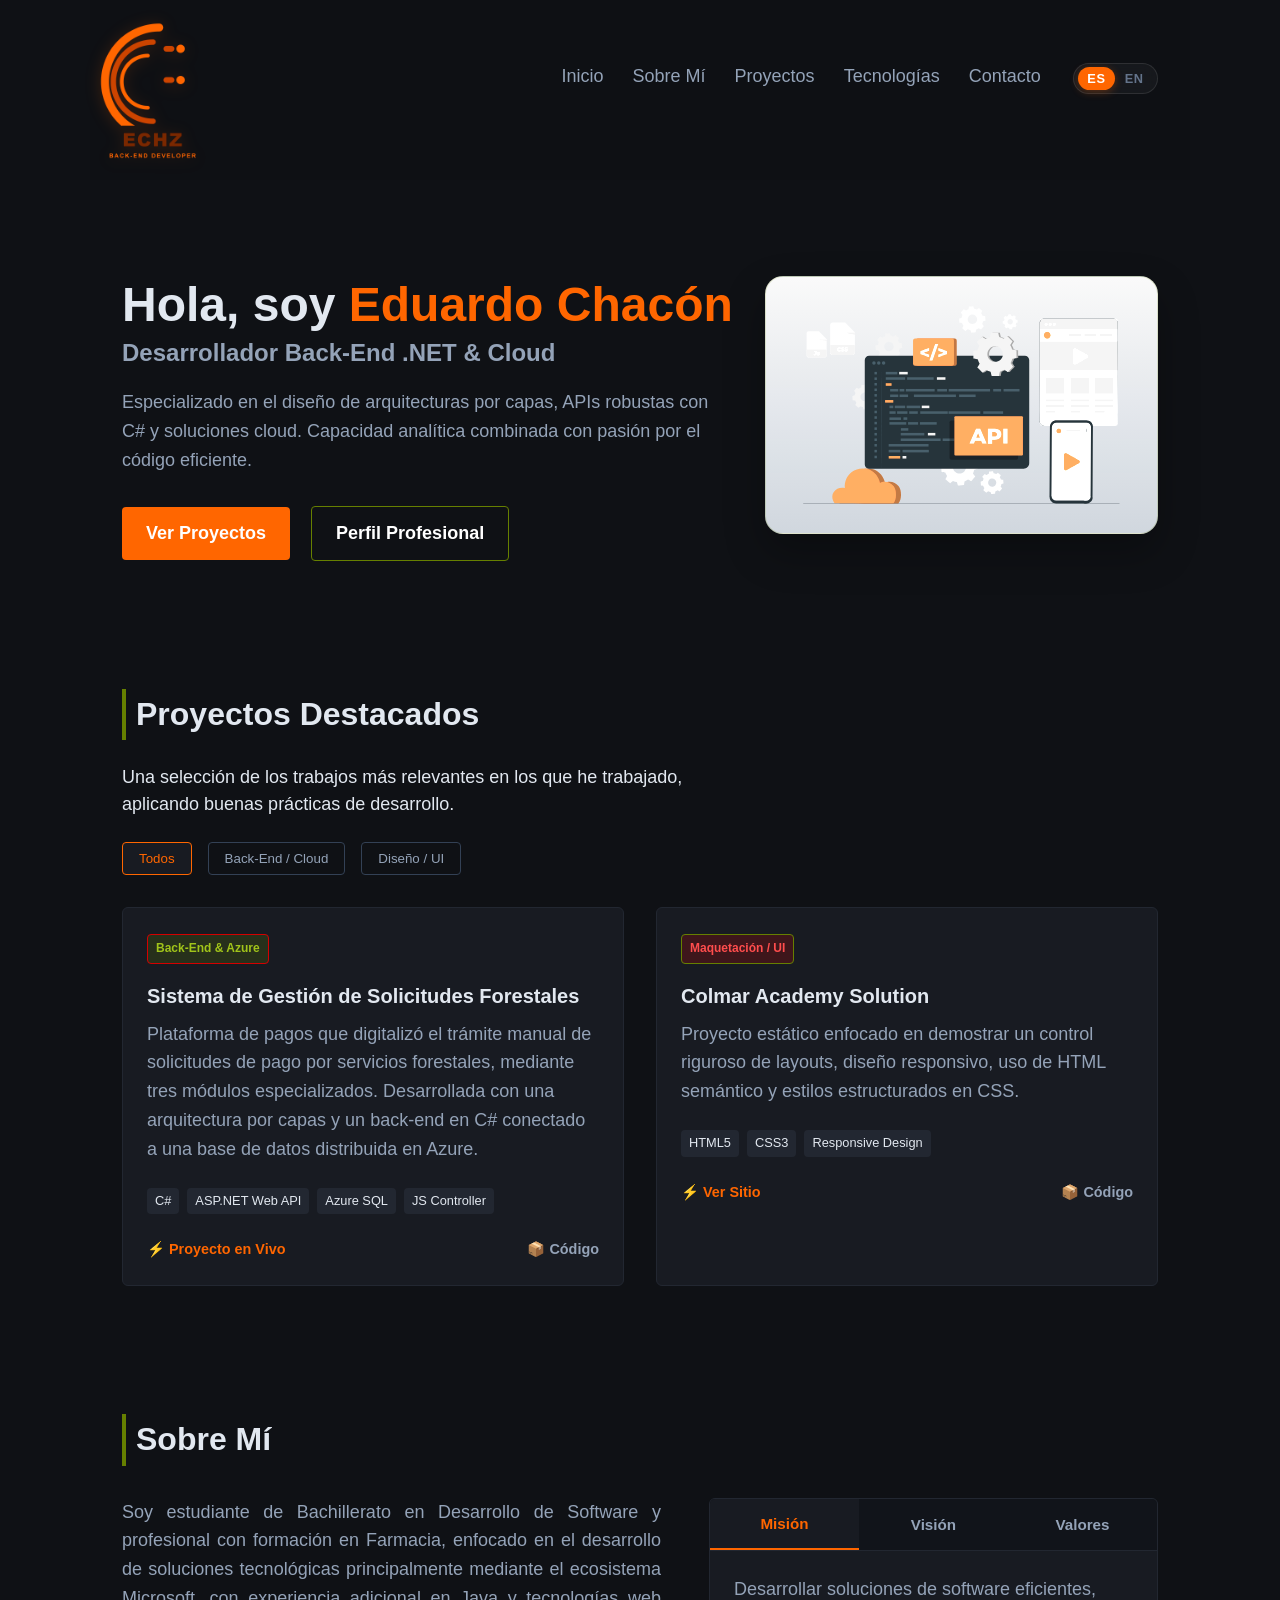
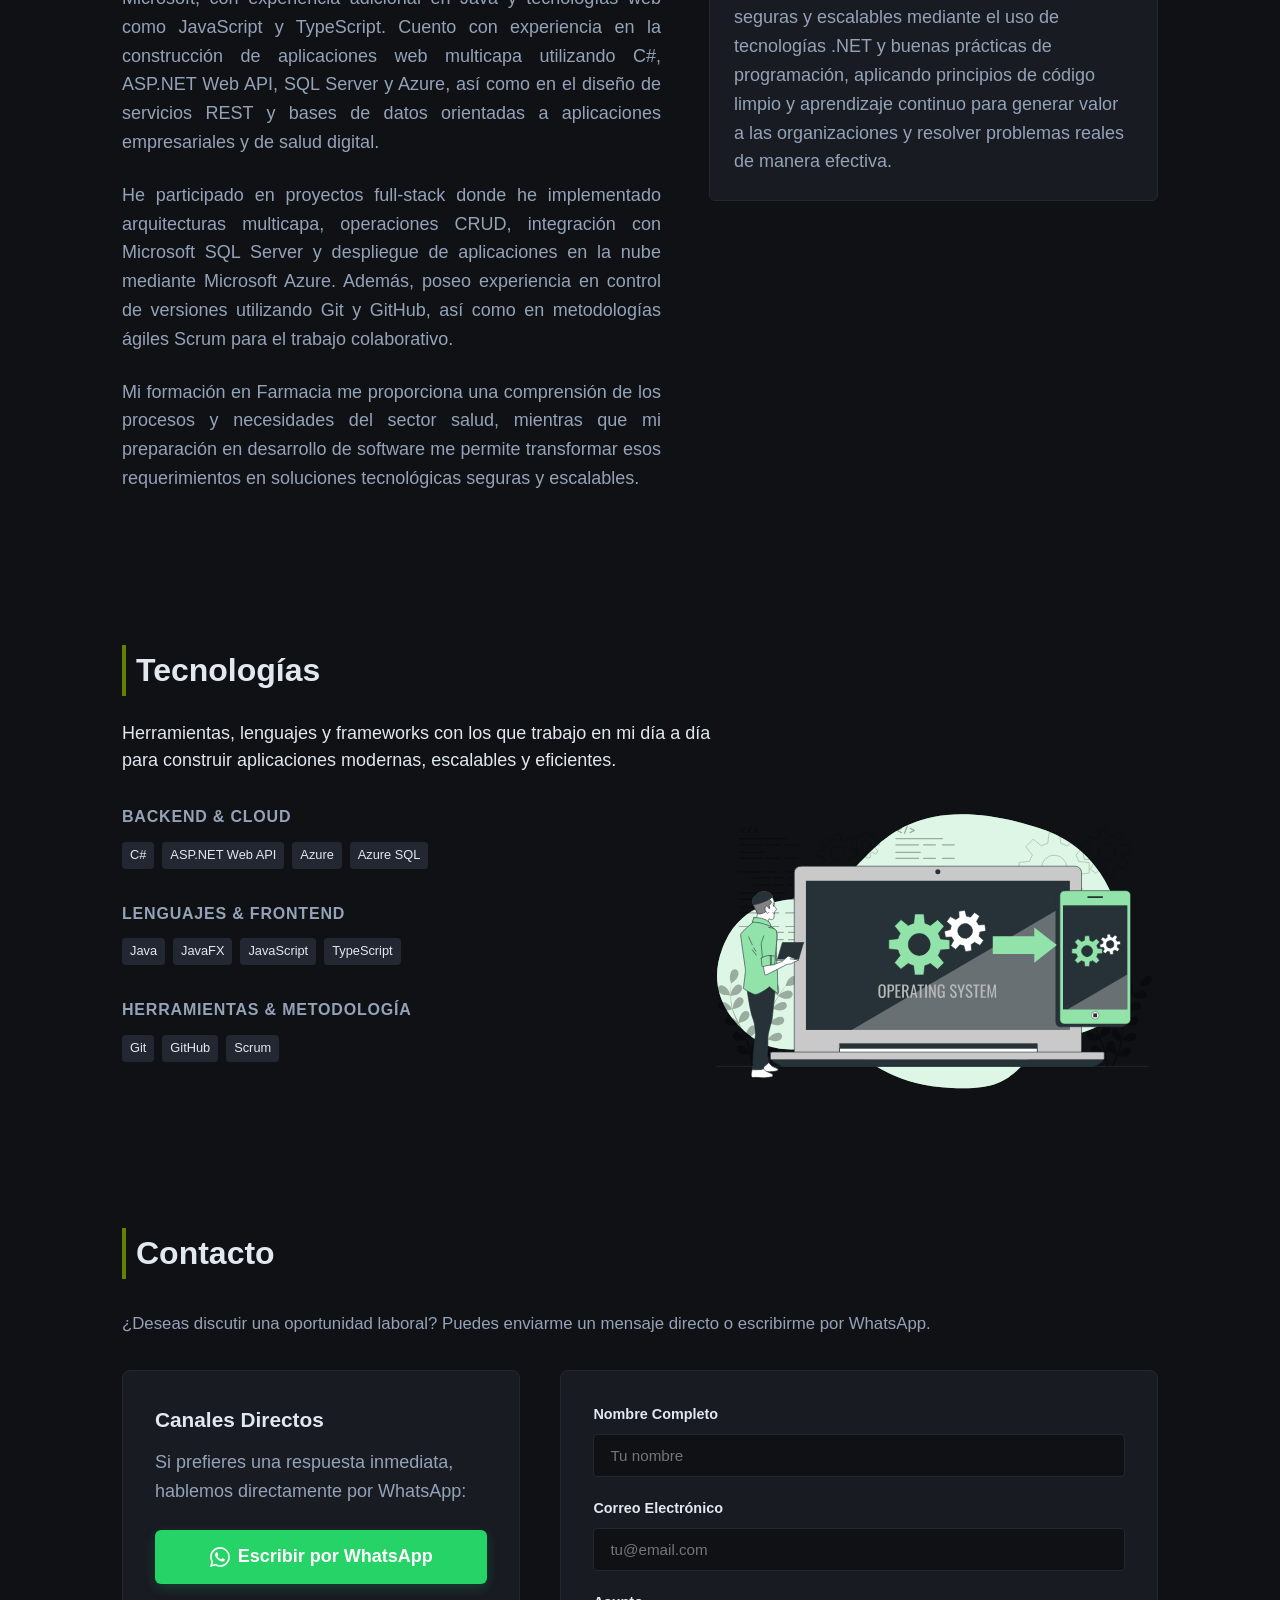
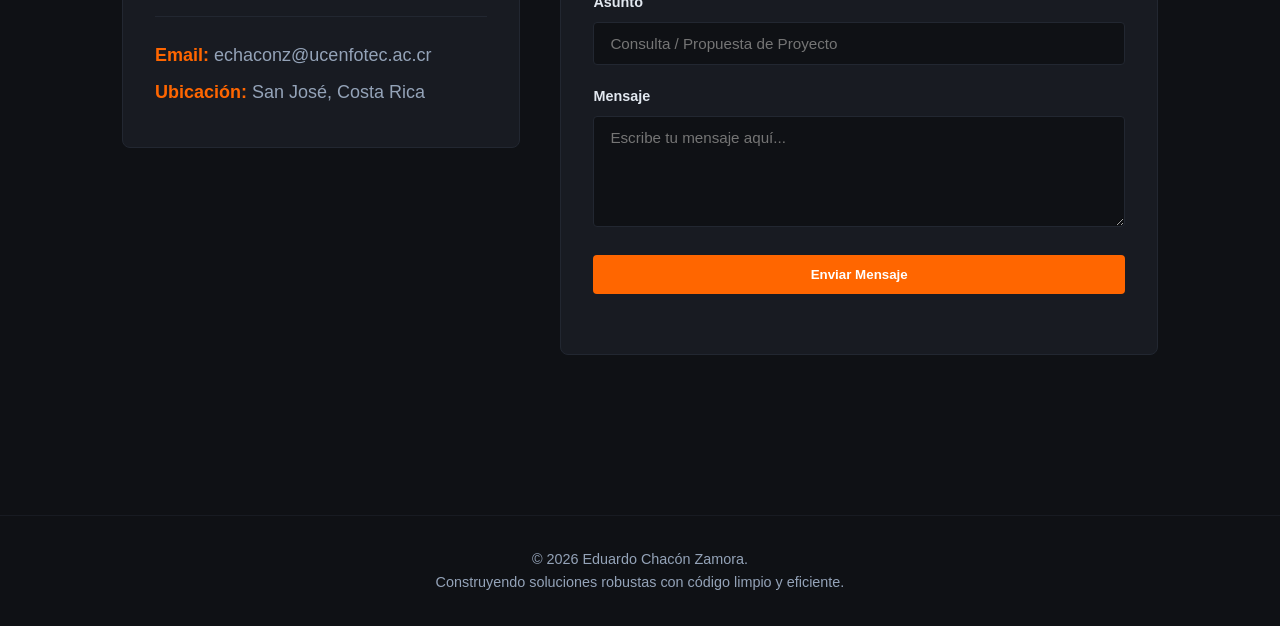
<file: index.html>
<!DOCTYPE html>
<html lang="es">

<head>
    <meta charset="UTF-8">
    <meta name="viewport" content="width=device-width, initial-scale=1.0">
    <title>Eduardo Chacón | Desarrollador Back-End .NET</title>
    <link rel="icon" type="image/png" href="recursos/imagenes/logo.png">

    <link rel="stylesheet" href="recursos/portafolio.css">
</head>

<body>

    <!-- Navegación Minimalista -->
    <header class="navbar">
        <div class="logo">
            <img src="recursos/imagenes/logo.png" alt="Logo de Eduardo Chacon" class="nav-logo">
        </div>
        <nav>
            <a href="#" data-i18n="nav-home">Inicio</a>
            <a href="#about" data-i18n="nav-about">Sobre Mí</a>
            <a href="#projects" data-i18n="nav-projects">Proyectos</a>
            <a href="#stack" data-i18n="nav-stack">Tecnologías</a>
            <a href="#contact" data-i18n="nav-contact">Contacto</a>

        </nav>
        <div class="lang-switch">
            <button id="lang-es" class="lang-btn active">ES</button>
            <span class="lang-divider">|</span>
            <button id="lang-en" class="lang-btn">EN</button>
        </div>
    </header>

    <main class="container">
        <!-- Hero Section -->
        <section class="hero">
            <div class="hero-content">
                <h1><span data-i18n="hero-greeting">Hola, soy</span> <span class="text-primary">Eduardo Chacón</span>
                </h1>
                <h2 data-i18n="hero-role">Desarrollador Back-End .NET & Cloud</h2>
                <p data-i18n="hero-description">Especializado en el diseño de arquitecturas por capas, APIs robustas con
                    C# y soluciones cloud. Capacidad analítica combinada con pasión por el código eficiente.</p>
                <div class="cta-buttons">
                    <a href="#projects" class="btn btn-primary" data-i18n="btn-projects">Ver Proyectos</a>
                    <a href="#" id="btnContacto" class="btn btn-secondary" data-i18n="btn-contact">Perfil
                        Profesional</a>
                </div>
                <div id="infoContacto" class="contact-dropdown">
                    <p><strong>Email:</strong> <a href="mailto:echaconz@ucenfotec.ac.cr">echaconz@ucenfotec.ac.cr</a>
                    </p>
                    <p><strong data-i18n="lbl-phone">Teléfono:</strong> +506 8770-3249</p>
                    <p><strong>LinkedIn:</strong> <a
                            href="https://www.linkedin.com/in/eduardo-chac%C3%B3n-zamora-07230b155/" target="_blank"
                            data-i18n="view-profile">Ver perfil</a></p>
                    <p><strong>GitHub:</strong> <a href="https://github.com/Edu4593/" target="_blank"
                            data-i18n="view-profile">Ver perfil</a></p>
                    <div class="cv-download-wrapper">
                        <a href="recursos/documentos/CV_Eduardo_Chacón.pdf" download="documentos/CV_Eduardo_Chacón.pdf"
                            target="_blank" class="btn-cv-dropdown" data-i18n="btn-cv">
                            📄 Descargar mi CV (PDF)
                        </a>
                    </div>
                </div>
            </div>
            <div class="hero-presentation">
                <img src="recursos/imagenes/animacion.svg" alt="Ilustración principal" class="hero-img">
            </div>
        </section>

        <!-- Filtros de Proyectos -->
        <section id="projects" class="projects-section">
            <h3 class="section-title" data-i18n="title-projects">Proyectos Destacados</h3>
            <p class="section-description" data-i18n="desc-projects">
                Una selección de los trabajos más relevantes en los que he trabajado, aplicando buenas prácticas de
                desarrollo.
            </p>

            <div class="filter-container">
                <button class="filter-btn active" data-filter="all" data-i18n="filter-all">Todos</button>
                <button class="filter-btn" data-filter="backend" data-i18n="filter-backend">Back-End / Cloud</button>
                <button class="filter-btn" data-filter="frontend" data-i18n="filter-frontend">Diseño / UI</button>
            </div>

            <div class="projects-grid">
                <!-- Proyecto 1: SGSF -->
                <div class="project-card" data-category="backend">
                    <div class="card-body">
                        <span class="project-tag tag-backend">Back-End & Azure</span>
                        <h4 data-i18n="p1-title">Sistema de Gestión de Solicitudes Forestales</h4>
                        <p data-i18n="p1-desc">Plataforma de pagos que digitalizó el trámite manual de solicitudes de
                            pago por servicios forestales, mediante tres módulos especializados. Desarrollada con una
                            arquitectura por capas y un back-end en C# conectado a una base de datos distribuida en
                            Azure.</p>
                        <div class="tech-stack">
                            <span>C#</span><span>ASP.NET Web API</span><span>Azure SQL</span><span>JS Controller</span>
                        </div>
                        <div class="project-links">
                            <a href="https://sgsfgrupo3webapp-e7c9c7dxf5b8g9dr.chilecentral-01.azurewebsites.net/"
                                target="_blank" class="link-live" data-i18n="link-live">⚡ Proyecto en Vivo</a>
                            <a href="https://github.com/Edu4593" target="_blank" class="link-repo"
                                data-i18n="link-code">📦 Código</a>
                        </div>
                    </div>
                </div>

                <!-- Proyecto 2: Colmar Solution -->
                <div class="project-card" data-category="frontend">
                    <div class="card-body">
                        <span class="project-tag tag-frontend" data-i18n="p2-tag">Maquetación / UI</span>
                        <h4>Colmar Academy Solution</h4>
                        <p data-i18n="p2-desc">Proyecto estático enfocado en demostrar un control riguroso de layouts,
                            diseño responsivo, uso de HTML semántico y estilos estructurados en CSS.</p>
                        <div class="tech-stack">
                            <span>HTML5</span><span>CSS3</span><span>Responsive Design</span>
                        </div>
                        <div class="project-links">
                            <a href="https://edu4593.github.io/Colmar_solution/" target="_blank" class="link-live"
                                data-i18n="link-site">⚡ Ver Sitio</a>
                            <a href="https://github.com/Edu4593" target="_blank" class="link-repo"
                                data-i18n="link-code">📦 Código</a>
                        </div>
                    </div>
                </div>
            </div>
        </section>

        <!-- Sobre Mí -->
        <section id="about" class="about-section">
            <h3 class="section-title" data-i18n="title-about">Sobre Mí</h3>

            <div class="about-container">
                <div class="about-text">
                    <p data-i18n="about-p1">
                        Soy estudiante de Bachillerato en Desarrollo de Software y profesional con formación en
                        Farmacia, enfocado en el desarrollo de soluciones tecnológicas principalmente mediante el
                        ecosistema Microsoft, con experiencia adicional en Java y tecnologías web como JavaScript y
                        TypeScript. Cuento con experiencia en la construcción de aplicaciones web multicapa utilizando
                        <strong>C#, ASP.NET Web API, SQL Server y Azure</strong>, así como en el diseño de servicios
                        REST y bases de datos orientadas a aplicaciones empresariales y de salud digital.
                    </p>

                    <p data-i18n="about-p2">
                        He participado en proyectos full-stack donde he implementado arquitecturas multicapa,
                        operaciones CRUD, integración con Microsoft SQL Server y despliegue de aplicaciones en la nube
                        mediante Microsoft Azure. Además, poseo experiencia en control de versiones utilizando Git y
                        GitHub, así como en metodologías ágiles Scrum para el trabajo colaborativo.
                    </p>

                    <p data-i18n="about-p3">
                        Mi formación en Farmacia me proporciona una comprensión de los procesos y necesidades del sector
                        salud, mientras que mi preparación en desarrollo de software me permite transformar esos
                        requerimientos en soluciones tecnológicas seguras y escalables.
                    </p>
                </div>

                <div class="about-corporate">
                    <div class="tabs-nav">
                        <button class="tab-btn active" data-tab="mision" data-i18n="tab-mission">Misión</button>
                        <button class="tab-btn" data-tab="vision" data-i18n="tab-vision">Visión</button>
                        <button class="tab-btn" data-tab="valores" data-i18n="tab-values">Valores</button>
                    </div>

                    <div class="tabs-content">
                        <div id="mision" class="tab-panel active">
                            <p data-i18n="mission-text">Desarrollar soluciones de software eficientes, seguras y
                                escalables mediante el uso de tecnologías .NET y buenas prácticas de programación,
                                aplicando principios de código limpio y aprendizaje continuo para generar valor a las
                                organizaciones y resolver problemas reales de manera efectiva.</p>
                        </div>

                        <div id="vision" class="tab-panel">
                            <p data-i18n="vision-text">Ser un desarrollador backend altamente especializado en el
                                ecosistema Microsoft, reconocido por la calidad, seguridad e innovación de mis
                                soluciones tecnológicas. Aspiro a diseñar e implementar sistemas robustos y escalables
                                que impulsen la transformación digital de organizaciones a nivel nacional e
                                internacional.</p>
                        </div>

                        <div id="valores" class="tab-panel">
                            <ul class="values-list">
                                <li><strong data-i18n="val-resp-title">Responsabilidad:</strong> <span
                                        data-i18n="val-resp-text">Siempre cumplo con los trabajos asignados en el tiempo
                                        establecido.</span></li>
                                <li><strong data-i18n="val-int-title">Integridad:</strong> <span
                                        data-i18n="val-int-text">Promuevo la integridad del software mediante código
                                        limpio, protección de datos y desarrollo responsable de soluciones web.</span>
                                </li>
                                <li><strong data-i18n="val-inn-title">Innovación:</strong> <span
                                        data-i18n="val-inn-text">Aplico las soluciones que mejor se adaptan a las
                                        necesidades del cliente.</span></li>
                            </ul>
                        </div>
                    </div>
                </div>
            </div>
        </section>


        <!-- Sección de Tecnologías -->
        <section id="stack" class="stack-section">
            <h3 class="section-title" data-i18n="title-stack">Tecnologías</h3>
            <p class="section-description" data-i18n="desc-stack">
                Herramientas, lenguajes y frameworks con los que trabajo en mi día a día para construir aplicaciones
                modernas, escalables y eficientes.
            </p>

            <div class="stack-container">
                <!-- Columna Izquierda: Listado de Tecnologías -->
                <div class="stack-content">
                    <div class="stack-group">
                        <h4 data-i18n="stack-backend">Backend & Cloud</h4>
                        <div class="tech-stack">
                            <span>C#</span><span>ASP.NET Web API</span><span>Azure</span><span>Azure SQL</span>
                        </div>
                    </div>

                    <div class="stack-group">
                        <h4 data-i18n="stack-languages">Lenguajes & Frontend</h4>
                        <div class="tech-stack">
                            <span>Java</span><span>JavaFX</span><span>JavaScript</span><span>TypeScript</span>
                        </div>
                    </div>

                    <div class="stack-group">
                        <h4 data-i18n="stack-tools">Herramientas & Metodología</h4>
                        <div class="tech-stack">
                            <span>Git</span><span>GitHub</span><span>Scrum</span>
                        </div>
                    </div>
                </div>

                <!-- Columna Derecha: Ilustración SVG -->
                <div class="stack-image">
                    <img src="recursos/imagenes/Cross-platform software-bro.svg" alt="Ilustración Tecnologías">
                </div>
            </div>
        </section>

        <!-- Contacto -->
        <section id="contact" class="contact-section">
            <h3 class="section-title" data-i18n="title-contact">Contacto</h3>
            <p class="contact-subtitle" data-i18n="contact-subtitle">
                ¿Deseas discutir una oportunidad laboral? Puedes enviarme un mensaje
                directo o escribirme por WhatsApp.
            </p>

            <div class="contact-container">
                <!-- Tarjeta de Enlace Directo a WhatsApp y Canales -->
                <div class="contact-info-card">
                    <h4 data-i18n="card-direct">Canales Directos</h4>
                    <p data-i18n="card-whatsapp-text">Si prefieres una respuesta inmediata, hablemos directamente por
                        WhatsApp:</p>

                    <a href="https://wa.me/50687703249?text=Hola%20Eduardo,%20vi%20tu%20portafolio%20y%20me%20gustaría%20contactarte."
                        target="_blank" rel="noopener noreferrer" class="btn-whatsapp">
                        <svg xmlns="http://www.w3.org/2000/svg" width="20" height="20" fill="currentColor"
                            viewBox="0 0 16 16">
                            <path
                                d="M13.601 2.326A7.854 7.854 0 0 0 7.994 0C3.627 0 .068 3.558.064 7.926c0 1.399.366 2.76 1.057 3.965L0 16l4.204-1.102a7.933 7.933 0 0 0 3.79.965h.004c4.368 0 7.926-3.558 7.93-7.93A7.898 7.898 0 0 0 13.6 2.326zM7.994 14.521a6.573 6.573 0 0 1-3.356-.92l-.24-.144-2.494.654.666-2.433-.156-.251a6.56 6.56 0 0 1-1.007-3.505c0-3.626 2.957-6.584 6.591-6.584a6.56 6.56 0 0 1 4.66 1.931 6.557 6.557 0 0 1 1.928 4.66c-.004 3.639-2.961 6.592-6.592 6.592zm3.615-4.934c-.197-.099-1.17-.578-1.353-.646-.182-.065-.315-.099-.445.099-.133.197-.513.646-.627.775-.114.133-.232.148-.43.05-.197-.1-.836-.308-1.592-.985-.59-.525-.985-1.175-1.103-1.372-.114-.198-.011-.304.088-.403.087-.088.197-.232.296-.346.1-.114.133-.198.198-.33.065-.134.034-.248-.015-.347-.05-.099-.445-1.076-.612-1.47-.16-.384-.323-.333-.445-.339l-.379-.01c-.13 0-.34.049-.518.245-.178.197-.682.667-.682 1.626s.698 1.932.795 2.062c.099.133 1.372 2.1 3.328 2.942.465.2.828.319 1.11.41.468.148.894.127 1.231.077.376-.056 1.17-.478 1.335-.94.165-.463.165-.859.116-.94-.048-.082-.18-.133-.377-.233z" />
                        </svg>
                        <span data-i18n="btn-whatsapp">Escribir por WhatsApp</span>
                    </a>

                    <div class="contact-details">
                        <p><strong>Email:</strong> echaconz@ucenfotec.ac.cr</p>
                        <p><strong data-i18n="lbl-location">Ubicación:</strong> San José, Costa Rica</p>
                    </div>
                </div>

                <!-- Formulario de Contacto -->
                <form id="contactForm" action="https://formspree.io/f/xeajeaek" method="POST" class="contact-form">

                    <div class="form-group">
                        <label for="name" data-i18n="lbl-name">Nombre Completo</label>
                        <input type="text" id="name" name="name" placeholder="Tu nombre" data-i18n-placeholder="ph-name"
                            required>
                    </div>

                    <div class="form-group">
                        <label for="email" data-i18n="lbl-email">Correo Electrónico</label>
                        <input type="email" id="email" name="email" placeholder="tu@email.com"
                            data-i18n-placeholder="ph-email" required>
                    </div>

                    <div class="form-group">
                        <label for="subject" data-i18n="lbl-subject">Asunto</label>
                        <input type="text" id="subject" name="subject" placeholder="Consulta / Propuesta de Proyecto"
                            data-i18n-placeholder="ph-subject" required>
                    </div>

                    <div class="form-group">
                        <label for="message" data-i18n="lbl-message">Mensaje</label>
                        <textarea id="message" name="message" rows="5" placeholder="Escribe tu mensaje aquí..."
                            data-i18n-placeholder="ph-message" required></textarea>
                    </div>

                    <button type="submit" class="btn btn-primary btn-submit" data-i18n="btn-submit">Enviar
                        Mensaje</button>
                    <p id="formStatus" class="form-status"></p>
                </form>
            </div>
        </section>

    </main>

    <footer class="footer">
        <div class="footer-content">
            <!-- Tu línea nueva -->
            <p data-i18n="footer-extra-line">© 2026 Eduardo Chacón Zamora.</p>

            <!-- Línea existente -->
            <p data-i18n="footer-text">Construyendo soluciones robustas con código limpio
                y eficiente.</p>
        </div>
    </footer>

    <script src="recursos/portafolio.js"></script>
</body>

</html>
</file>
<file: recursos/portafolio.css>
/* Variables con tus colores exactos */
:root {
    --bg-dark: #0f1115;
    --bg-card: #181b22;
    --text-main: #e2e8f0;
    --text-muted: #94a3b8;
    
    /* Tus Colores suministrados */
    --primary: #ff6600;
    --secondary: #668000;
    --tertiary: #d40000;
}

* {
    box-sizing: border-box;
    margin: 0;
    padding: 0;
}

html {
    scroll-behavior: smooth;
}

body {
    background-color: var(--bg-dark);
    color: var(--text-main);
    font-family: -apple-system, BlinkMacSystemFont, "Segoe UI", Roboto, sans-serif;
    line-height: 1.6;
    font-size: 18px;
}

.container {
    margin-top: 10px;
    max-width: 1100px;
    margin: 0 auto;
    padding: 2rem;
}

/* Navbar */
.navbar {
    display: flex;
    justify-content: flex-end;
    align-items: center;
    position: sticky;
    top: 0;
    z-index: 1000;
    min-height: 180px;
    padding: 1rem 2rem 1rem 8.5rem; /* Espacio reservado para el logo absoluto */
    background: rgba(15, 17, 21, 0.92);
    backdrop-filter: blur(6px);
    max-width: 1100px;
    margin: 0 auto;
}
.logo {
    position: absolute;
    left: -0.5rem;
    top: 50%;
    transform: translateY(-50%);
    display: inline-flex;
    align-items: center;
}

.nav-logo {
    height: 150px;
    width: auto;  
    object-fit: contain;
    filter: drop-shadow(0px 2px 8px rgba(255, 102, 0, 0.2)); 
    transition: transform 0.3s ease;
}

.nav-logo:hover {
    transform: scale(1.05); 
}

.logo span { color: var(--primary); }

.navbar nav {
    transform: translateY(-14px);
}

.navbar nav a {
    color: var(--text-muted);
    text-decoration: none;
    margin-left: 1.5rem;
    transition: color 0.3s;
}
.navbar nav a:hover { color: var(--tertiary); }



/* Evita que las secciones queden ocultas bajo la navbar sticky */
section[id] {
    scroll-margin-top: 200px;
}

/* Hero Section */
.hero {
    display: flex;
    align-items: flex-start;
    justify-content: space-between;
    padding: 4rem 0;
    gap: 2rem;
}

.hero-presentation {
    flex: 1;
    max-width: 520px;
    padding: 1rem;
    background: linear-gradient(180deg, rgba(255, 255, 255, 0.98), rgba(225, 232, 240, 0.92));
    border: 1px solid rgba(102, 128, 0, 0.18);
    border-radius: 18px;
    box-shadow: 0 18px 40px rgba(0, 0, 0, 0.28);
}

.hero-presentation img {
    display: block;
    width: 100%;
    height: auto;
    border-radius: 12px;
    object-fit: cover;
    filter: brightness(1.08) contrast(1.03) saturate(1.02);
}

.hero-content h1 {
    font-size: 3rem;
    line-height: 1.2;
}
.text-primary { color: var(--primary); }

.hero-content h2 {
    font-size: 1.5rem;
    color: var(--text-muted);
    margin-bottom: 1rem;
}

.hero-content p {
    max-width: 600px;
    color: var(--text-muted);
    margin-bottom: 2rem;
}
/* Sección Sobre Mí */
.about-section {
    padding: 4rem 0;
}

.about-container {
    display: grid;
    grid-template-columns: 1.2fr 1fr;
    gap: 3rem;
    align-items: start;
}

.about-text p {
    color: var(--text-muted);
    margin-bottom: 1.5rem;
    text-align: justify;
    font-size: 18px;
}

.about-text strong {
    color: var(--primary);
    font-weight: 600;
}

/* Contenedor de Misión/Visión/Valores */
.about-corporate {
    background-color: var(--bg-card);
    border: 1px solid #222731;
    border-radius: 6px;
    overflow: hidden;
}

.tabs-nav {
    display: flex;
    background-color: #11141a;
    border-bottom: 1px solid #222731;
}

.tab-btn {
    flex: 1;
    background: transparent;
    border: none;
    color: var(--text-muted);
    padding: 1rem;
    cursor: pointer;
    font-weight: bold;
    font-size: 0.95rem;
    transition: all 0.3s ease;
}

.tab-btn:hover {
    color: var(--text-main);
}

.tab-btn.active {
    color: var(--primary);
    border-bottom: 2px solid var(--primary);
    background-color: var(--bg-card);
}

.tabs-content {
    padding: 1.5rem;
    min-height: 180px;
}

.tab-panel {
    display: none;
    animation: fadeIn 0.4s ease forwards;
}

.tab-panel.active {
    display: block;
}

.tab-panel p {
    color: var(--text-muted);
    line-height: 1.6;
    font-size: 18px;
}

.values-list {
    list-style: none;
    padding: 0;
}

.values-list li {
    color: var(--text-muted);
    margin-bottom: 0.75rem;
    position: relative;
    padding-left: 1.2rem;
    font-size: 18px;
}

.values-list li::before {
    content: "•";
    color: var(--secondary);
    font-weight: bold;
    font-size: 1.2rem;
    position: absolute;
    left: 0;
    top: -2px;
}

.values-list strong {
    color: var(--text-main);
}

@keyframes fadeIn {
    from { opacity: 0; transform: translateY(5px); }
    to { opacity: 1; transform: translateY(0); }
}

/* Botones */
.btn {
    padding: 0.75rem 1.5rem;
    text-decoration: none;
    font-weight: bold;
    border-radius: 4px;
    display: inline-block;
    transition: background 0.3s, transform 0.2s;
}
.btn-primary { background-color: var(--primary); color: #fff; margin-right: 1rem; }
.btn-primary:hover { background-color: #d40000; transform: translateY(-2px); }
.btn-secondary { border: 1px solid var(--secondary); color: #fff; }
.btn-secondary:hover { background-color: var(--secondary); transform: translateY(-2px); }


/* Botón de CV dentro del desplegable del Hero */
.cv-download-wrapper {
    margin-top: 1rem;
    padding-top: 0.75rem;
    border-top: 1px solid rgba(255, 255, 255, 0.1);
}

.btn-cv-dropdown {
    display: inline-block;
    width: 100%;
    text-align: center;
    background-color: rgba(255, 102, 0, 0.15);
    color: var(--primary);
    border: 1px solid var(--primary);
    padding: 0.6rem 1rem;
    border-radius: 4px;
    font-weight: bold;
    text-decoration: none;
    transition: all 0.3s ease;
}

.btn-cv-dropdown:hover {
    background-color: var(--primary);
    color: #fff;
}

/* Botón de CV secundario (para la tarjeta final de contacto) */
.btn-cv-secundario {
    display: block;
    text-align: center;
    margin-top: 0.75rem;
    padding: 0.75rem 1rem;
    background-color: transparent;
    border: 1px solid var(--text-muted);
    color: var(--text-main);
    border-radius: 6px;
    text-decoration: none;
    font-weight: 600;
    transition: all 0.3s ease;
}

.btn-cv-secundario:hover {
    border-color: var(--primary);
    color: var(--primary);
}

.contact-dropdown {
    display: none; /* Oculto por defecto */
    margin-top: 1.5rem;
    padding: 1.5rem;
    background-color: var(--bg-card);
    border: 1px solid var(--secondary);
    border-radius: 6px;
    max-width: 400px;
    /* Animación suave al aparecer */
    animation: fadeInDown 0.3s ease forwards;
}

/* Clase que aplicaremos con JS para mostrarlo */
.contact-dropdown.show {
    display: block;
}

.contact-dropdown p {
    color: var(--text-muted);
    margin-bottom: 0.5rem;
}

.contact-dropdown strong {
    color: var(--text-main);
}

.contact-dropdown a {
    color: var(--primary);
    text-decoration: none;
    transition: color 0.3s;
}

.contact-dropdown a:hover {
    color: #fff;
}

/* Animación */
@keyframes fadeInDown {
    from {
        opacity: 0;
        transform: translateY(-10px);
    }
    to {
        opacity: 1;
        transform: translateY(0);
    }
}

/* Sección Proyectos */
.projects-section { padding: 4rem 0; }
.section-title { font-size: 2rem; margin-bottom: 2rem; border-left: 4px solid var(--secondary); padding-left: 10px; }

/* Filtros */
.filter-container { display: flex; gap: 1rem; margin-bottom: 2rem; }
.filter-btn {
    background: transparent;
    border: 1px solid #334155;
    color: var(--text-muted);
    padding: 0.5rem 1rem;
    border-radius: 4px;
    cursor: pointer;
    transition: all 0.3s;
}
.filter-btn.active, .filter-btn:hover {
    background: var(--bg-card);
    color: var(--primary);
    border-color: var(--primary);
}

/* Grid de Tarjetas */
.projects-grid {
    display: grid;
    grid-template-columns: repeat(auto-fit, minmax(320px, 1fr));
    gap: 2rem;
}

.project-card {
    background-color: var(--bg-card);
    border: 1px solid #222731;
    border-radius: 6px;
    overflow: hidden;
    transition: transform 0.3s, border-color 0.3s;
}
.project-card:hover {
    transform: translateY(-5px);
    border-color: var(--primary);
}

.card-body { padding: 1.5rem; }

.project-tag {
    font-size: 0.75rem;
    font-weight: bold;
    padding: 0.25rem 0.5rem;
    border-radius: 4px;
    display: inline-block;
    margin-bottom: 1rem;
}
.tag-backend { background-color: rgba(102, 128, 0, 0.2); color: #a1c41a; border: 1px solid var(--tertiary); }
.tag-frontend { background-color: rgba(212, 0, 0, 0.2); color: #ff4d4d; border: 1px solid var(--secondary); }

.card-body h4 { font-size: 1.25rem; margin-bottom: 0.5rem; }
.card-body p { color: var(--text-muted);  margin-bottom: 1.5rem; font-size: 18px;}

.tech-stack { display: flex; flex-wrap: wrap; gap: 0.5rem; margin-bottom: 1.5rem; }
.tech-stack span { background-color: #222731; font-size: 0.8rem; padding: 0.2rem 0.5rem; border-radius: 4px; color: var(--text-main); }

.project-links { display: flex; justify-content: space-between; font-size: 0.9rem; }
.project-links a { text-decoration: none; font-weight: bold; }
.link-live { color: var(--primary); }
.link-repo { color: var(--text-muted); }
.link-repo:hover { color: #fff; }

footer { text-align: center; padding: 2rem; color: var(--text-muted); font-size: 0.9rem; border-top: 1px solid #181b22; margin-top: 4rem; }

/* Sección Tecnologías */
.stack-section {
    padding: 4rem 0;
}

.stack-group {
    margin-bottom: 2rem;
}

.stack-group h4 {
    color: var(--text-muted);
    font-size: 1rem;
    font-weight: 600;
    margin-bottom: 0.75rem;
    text-transform: uppercase;
    letter-spacing: 0.05em;
}



/* Sección Contacto */
.contact-section {
    padding: 4rem 0;
}

.contact-subtitle {
    color: var(--text-muted);
    margin-bottom: 2rem;
    font-size: 1.05rem;
}

.contact-container {
    display: grid;
    grid-template-columns: 1fr 1.5fr;
    gap: 2.5rem;
    align-items: start;
}

/* Tarjeta WhatsApp / Canales */
.contact-info-card {
    background-color: var(--bg-card);
    border: 1px solid #222731;
    border-radius: 8px;
    padding: 2rem;
}

.contact-info-card h4 {
    font-size: 1.3rem;
    margin-bottom: 0.75rem;
    color: var(--text-main);
}

.contact-info-card p {
    color: var(--text-muted);
    margin-bottom: 1.5rem;
    font-size: 18px;
}

.btn-whatsapp {
    display: inline-flex;
    align-items: center;
    justify-content: center;
    gap: 0.5rem;
    background-color: #25d366;
    color: #fff;
    padding: 0.8rem 1.5rem;
    border-radius: 6px;
    text-decoration: none;
    font-weight: bold;
    width: 100%;
    transition: background-color 0.3s, transform 0.2s;
    box-shadow: 0 4px 12px rgba(37, 211, 102, 0.2);
}

.btn-whatsapp:hover {
    background-color: #1da851;
    transform: translateY(-2px);
}

.contact-details {
    margin-top: 2rem;
    padding-top: 1.5rem;
    border-top: 1px solid #222731;
}

.contact-details p {
    margin-bottom: 0.5rem;
}

.contact-details strong {
    color: var(--primary);
}

/* Estilos del Formulario */
.contact-form {
    background-color: var(--bg-card);
    border: 1px solid #222731;
    border-radius: 8px;
    padding: 2rem;
    display: flex;
    flex-direction: column;
    gap: 1.25rem;
}

.form-group {
    display: flex;
    flex-direction: column;
    gap: 0.5rem;
}

.form-group label {
    color: var(--text-main);
    font-size: 0.9rem;
    font-weight: 600;
}

.form-group input,
.form-group textarea {
    background-color: var(--bg-dark);
    border: 1px solid #222731;
    color: var(--text-main);
    padding: 0.75rem 1rem;
    border-radius: 4px;
    font-family: inherit;
    font-size: 0.95rem;
    transition: border-color 0.3s, box-shadow 0.3s;
}

.form-group input:focus,
.form-group textarea:focus {
    outline: none;
    border-color: var(--primary);
    box-shadow: 0 0 0 2px rgba(255, 102, 0, 0.2);
}

.btn-submit {
    cursor: pointer;
    border: none;
    width: 100%;
    margin-top: 0.5rem;
}

.form-status {
    font-size: 0.9rem;
    text-align: center;
    margin-top: 0.5rem;
}

.form-status.success { color: #25d366; }
.form-status.error { color: var(--tertiary); }

/* Selector de Idioma en la Navbar */
.lang-switch {
    display: inline-flex;
    align-items: center;
    margin-left: 2rem;
    margin-bottom: 1.5rem;
    background: rgba(255, 255, 255, 0.04);
    padding: 3px 4px;
    border-radius: 20px;
    border: 1px solid rgba(255, 255, 255, 0.1);
    backdrop-filter: blur(8px);
}

.lang-btn {
    background: transparent;
    border: none;
    color: #64748b; /* Color apagado para la opción inactiva */
    font-size: 0.8rem;
    font-weight: 600;
    letter-spacing: 0.5px;
    cursor: pointer;
    padding: 0.25rem 0.6rem;
    border-radius: 14px;
    transition: all 0.3s cubic-bezier(0.4, 0, 0.2, 1);
    outline: none;
}

.lang-btn:hover {
    color: #f8fafc;
}

/* Opción activa en forma de píldora destacada */
.lang-btn.active {
    background-color: var(--primary, #ff6600);
    color: #ffffff;
    box-shadow: 0 2px 8px rgba(255, 102, 0, 0.3);
}

.lang-divider {
    display: none; /* Ya no hace falta la barra vertical con el nuevo diseño de píldoras */
}

/* Transiciones fluidas en las tarjetas de la galería */
.project-card {
    transition: transform 0.4s cubic-bezier(0.4, 0, 0.2, 1), 
                opacity 0.4s ease, 
                border-color 0.3s ease;
    opacity: 1;
    transform: scale(1);
}

/* Estado oculto con transición */
.project-card.hide {
    opacity: 0;
    transform: scale(0.9);
    pointer-events: none;
    display: none;
}

.project-card.show {
    display: block;
    animation: fadeInCard 0.4s forwards;
}

@keyframes fadeInCard {
    from {
        opacity: 0;
        transform: scale(0.92);
    }
    to {
        opacity: 1;
        transform: scale(1);
    }
}

/* Layout en Grid para alinear texto e imagen */
.stack-container {
    display: grid;
    grid-template-columns: 1.2fr 1fr;
    gap: 2.5rem;
    align-items: center;
}

.stack-image img {
    width: 100%;
    height: auto;
    display: block;
    object-fit: contain;
}


/* Feedback dinámico en etiquetas tecnológicas */
.tech-stack span {
    transition: transform 0.2s ease, background-color 0.2s ease, color 0.2s ease;
    cursor: default;
}

.tech-stack span:hover {
    background-color: var(--primary);
    color: #ffffff;
    transform: translateY(-2px);
}


.section-description {
 
  margin-top: -0.5rem;
  margin-bottom: 1.5rem;
  max-width: 600px;
  line-height: 1.5;
}
/* Responsivo */
@media (max-width: 768px) {
    .navbar {
        min-height: 76px;
        padding: 0.75rem 1rem 0.75rem 5.75rem;
    }
    .logo {
        left: 1rem;
    }
    .nav-logo {
        height: 46px;
    }
    .navbar nav {
        transform: none;
    }
    .navbar nav a {
        margin-left: 1rem;
    }
    .hero { flex-direction: column; text-align: center; }
    .hero-presentation {
        max-width: 100%;
    }
    .hero-content h1 { font-size: 2.2rem; }
    .filter-container { overflow-x: auto; padding-bottom: 0.5rem; }


    .about-container {
        grid-template-columns: 1fr;
        gap: 2rem;
    }
    .about-text p {
        text-align: left;
    }
    
    .highlight-card:hover {
        transform: translateY(-3px);
    }
    .contact-container {
        grid-template-columns: 1fr;
    }

    .stack-container {
        grid-template-columns: 1fr;
        gap: 2rem;
    }

    .stack-image {
        order: 2; /* Pasa la imagen abajo en pantallas pequeñas */
    }
}
</file>
